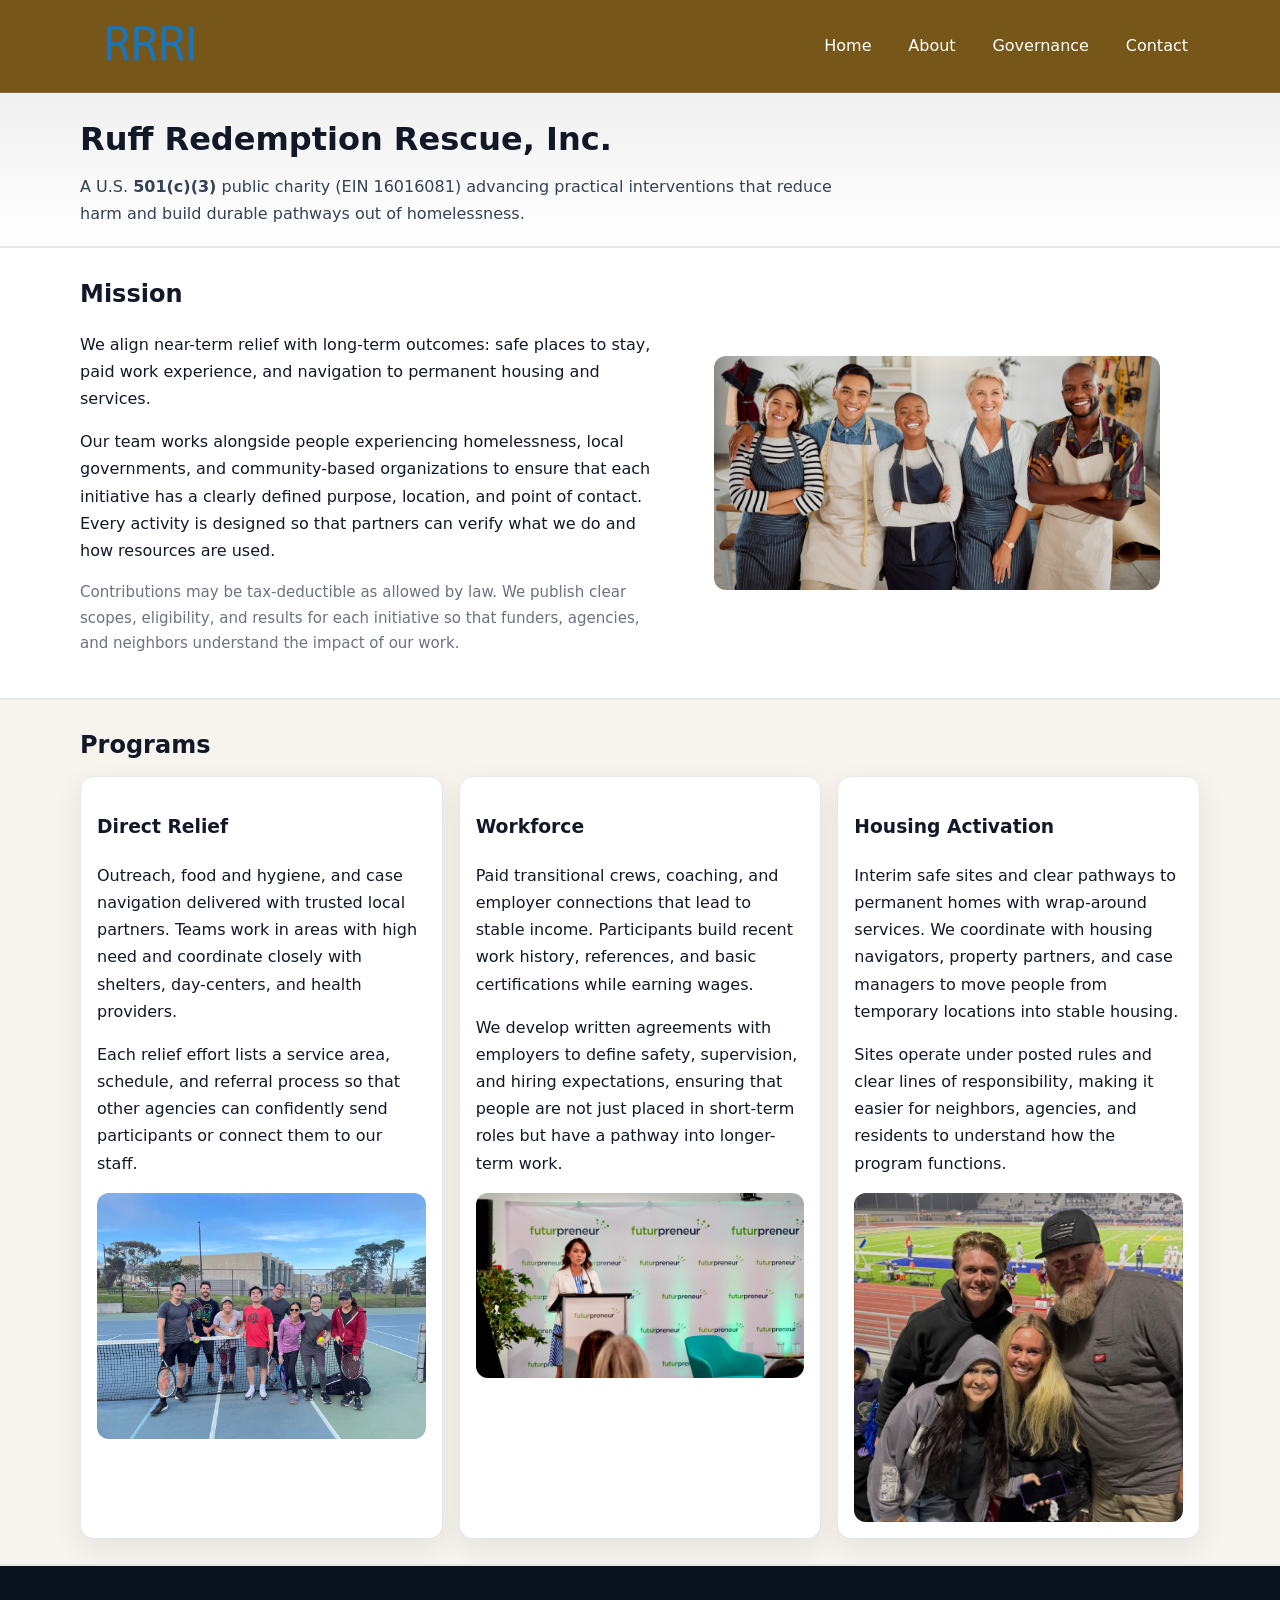
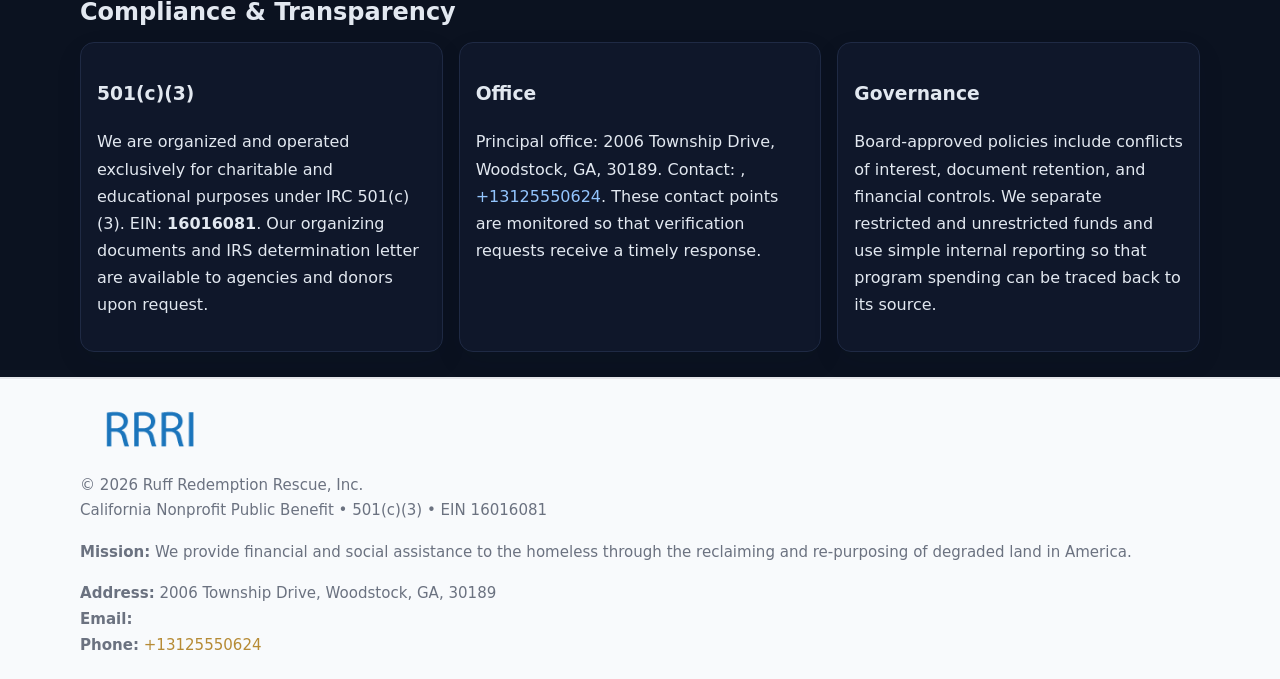
<file: index.html>
<!doctype html>
<html lang="en">
<head>
<meta charset="utf-8"/><meta name="viewport" content="width=device-width,initial-scale=1"/>
<title>Ruff Redemption Rescue, Inc. – Nonprofit • 2025</title>
<link rel="stylesheet" href="assets/styles.css"/><link rel="icon" href="images/logo.png">
<meta name="data-ein" content="16016081"><meta name="data-name" content="Ruff Redemption Rescue, Inc.">
<meta name="data-email" content=""><meta name="data-phone" content="+13125550624">
<meta name="data-address" content="2006 Township Drive, Woodstock, GA, 30189"><meta name="data-map" content="2006+Township+Drive,+Woodstock,+GA,+30189">
  <meta name="description" content="Dedicated to community services, education, and direct relief, Ruff Redemption Rescue, Inc.">
</head>
<body>
<div style="position:absolute;left:-9999px;top:-9999px;opacity:0" data-uniq="{{UNIQUE_BLOB}}">
  <span>Dedicated to community services, education, and direct relief, Ruff Redemption Rescue, Inc.</span><svg width="12" height="12" viewBox="0 0 12 12" xmlns="http://www.w3.org/2000/svg"><circle cx="6" cy="6" r="5" fill="#2b6cb0"/></svg><img src="images/programs.jpg" width="1" height="1" alt="" loading="lazy"/>
</div>

<header>
  <div class="header-wrap">
    <a href="index.html"><img src="images/logo.png" alt="Ruff Redemption Rescue, Inc. logo" style="width:140px"></a>
    <nav><a class="active" href="index.html">Home</a><a href="about.html">About</a><a href="governance.html">Governance</a><a href="contact.html">Contact</a></nav>
  </div>
</header>

<div class="tagline">
  <div class="container">
    <h1>Ruff Redemption Rescue, Inc.</h1>
    <p class="c0fc41578fb">
      A U.S. <strong>501(c)(3)</strong> public charity (EIN 16016081) advancing practical interventions that
      reduce harm and build durable pathways out of homelessness.
    </p>
  </div>
</div>

<main>
  <section class="band">
    <div class="container c6280e4b3d2">
      <div>
        <h2>Mission</h2>
        <p>We align near-term relief with long-term outcomes: safe places to stay, paid work experience, and navigation to permanent housing and services.</p>
        <p>Our team works alongside people experiencing homelessness, local governments, and community-based organizations to ensure that each initiative has a clearly defined purpose, location, and point of contact. Every activity is designed so that partners can verify what we do and how resources are used.</p>
        <p class="small">Contributions may be tax-deductible as allowed by law. We publish clear scopes, eligibility, and results for each initiative so that funders, agencies, and neighbors understand the impact of our work.</p>
      </div>
      <figure><img src="images/hero.jpg" alt="Mission in action"></figure>
    </div>
  </section>

  <section class="band soft">
    <div class="container">
      <h2>Programs</h2>
      <div class="cards">
        <article class="cb3964d72d9">
          <h3>Direct Relief</h3>
          <p>Outreach, food and hygiene, and case navigation delivered with trusted local partners. Teams work in areas with high need and coordinate closely with shelters, day-centers, and health providers.</p>
          <p>Each relief effort lists a service area, schedule, and referral process so that other agencies can confidently send participants or connect them to our staff.</p>
          <img src="images/relief.jpg" alt="Direct relief program">
        </article>
        <article class="cb3964d72d9">
          <h3>Workforce</h3>
          <p>Paid transitional crews, coaching, and employer connections that lead to stable income. Participants build recent work history, references, and basic certifications while earning wages.</p>
          <p>We develop written agreements with employers to define safety, supervision, and hiring expectations, ensuring that people are not just placed in short-term roles but have a pathway into longer-term work.</p>
          <img src="images/jobs.jpg" alt="Workforce and job preparation">
        </article>
        <article class="cb3964d72d9">
          <h3>Housing Activation</h3>
          <p>Interim safe sites and clear pathways to permanent homes with wrap-around services. We coordinate with housing navigators, property partners, and case managers to move people from temporary locations into stable housing.</p>
          <p>Sites operate under posted rules and clear lines of responsibility, making it easier for neighbors, agencies, and residents to understand how the program functions.</p>
          <img src="images/land.jpg" alt="Housing activation and safe sites">
        </article>
      </div>
    </div>
  </section>

  <section class="band dark">
    <div class="container">
      <h2>Compliance & Transparency</h2>
      <div class="cards">
        <div class="cb3964d72d9 dark">
          <h3>501(c)(3)</h3>
          <p>We are organized and operated exclusively for charitable and educational purposes under IRC 501(c)(3). EIN: <strong>16016081</strong>. Our organizing documents and IRS determination letter are available to agencies and donors upon request.</p>
        </div>
        <div class="cb3964d72d9 dark">
          <h3>Office</h3>
          <p>Principal office: 2006 Township Drive, Woodstock, GA, 30189. Contact: <a href="mailto:"></a>, <a href="tel:+13125550624">+13125550624</a>. These contact points are monitored so that verification requests receive a timely response.</p>
        </div>
        <div class="cb3964d72d9 dark">
          <h3>Governance</h3>
          <p>Board-approved policies include conflicts of interest, document retention, and financial controls. We separate restricted and unrestricted funds and use simple internal reporting so that program spending can be traced back to its source.</p>
        </div>
      </div>
    </div>
  </section>

  <footer>
    <div class="container grid">
      <div><img src="images/logo.png" alt="" style="width:140px;margin-bottom:.6rem">
        <div class="small">© <span id="year"></span> Ruff Redemption Rescue, Inc.</div>
        <div class="small">California Nonprofit Public Benefit • 501(c)(3) • EIN 16016081</div>
      </div>
      <div><div class="small"><strong>Mission:</strong> We provide financial and social assistance to the homeless through the reclaiming and re-purposing of degraded land in America.</div></div>
      <div><div class="small"><strong>Address:</strong> 2006 Township Drive, Woodstock, GA, 30189<br><strong>Email:</strong> <a href="mailto:"></a><br><strong>Phone:</strong> <a href="tel:+13125550624">+13125550624</a></div></div>
    </div>
  </footer>
</main>

<!-- color/skin -->
<script>(function(){function g(n){const e=document.querySelector('meta[name="'+n+'"]');return e?e.content:''}
function h(s){let x=2166136261>>>0;for(let i=0;i<s.length;i++){x^=s.charCodeAt(i);x=(x*16777619)>>>0}return x>>>0}
let k=(g('data-ein')||'').replace(/\D+/g,'');if(!k)k=g('data-name')||location.hostname||'d';
const key=h(String(k)),H=key%360,S=55+(key%20),L=46;
const r=document.documentElement;r.style.setProperty('--brand',`hsl(${H} ${S}% ${L}%)`);
r.style.setProperty('--brand-ink',`hsl(${H} ${Math.min(95,S+10)}% ${Math.max(22,L-18)}%)`);
r.style.setProperty('--soft',`hsl(${H} ${Math.max(40,S-25)}% 95%)`);
const y=document.getElementById('year'); if(y) y.textContent=new Date().getFullYear();})();</script>
</body>
</html>
</file>
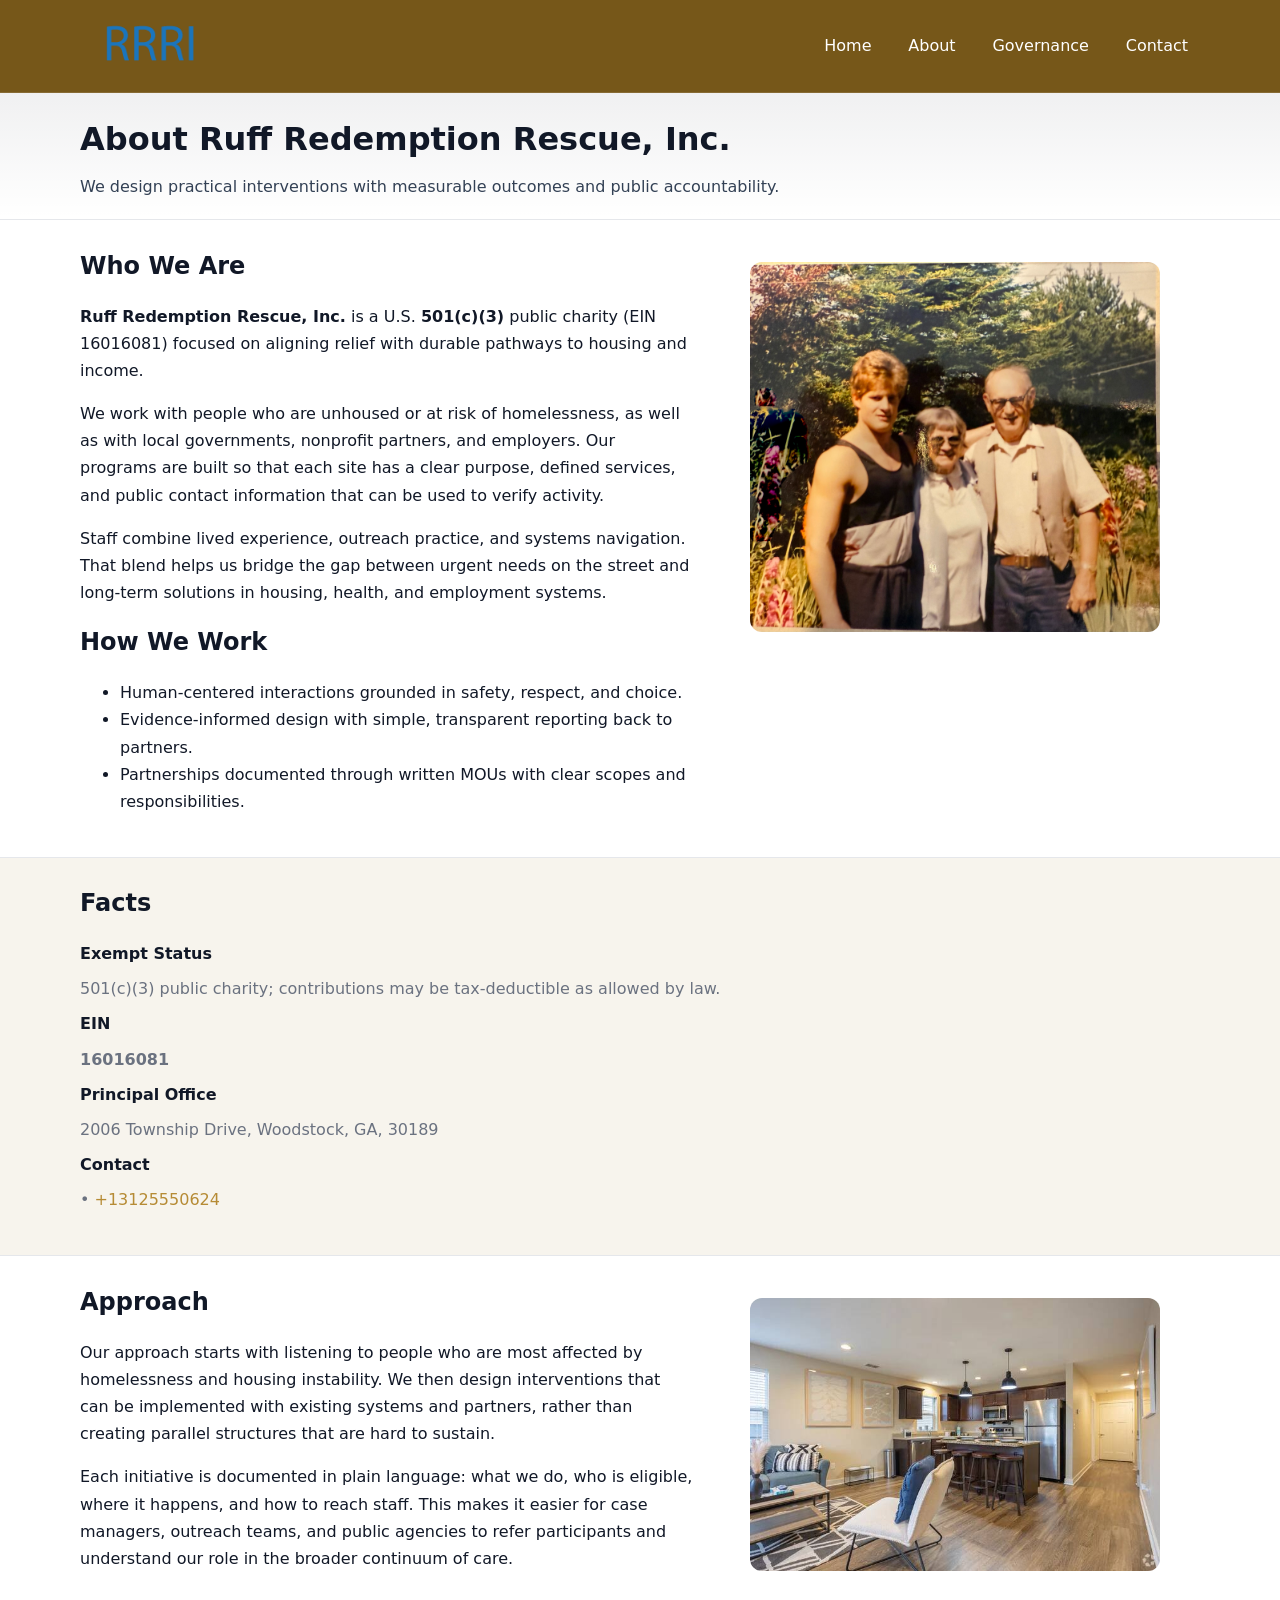
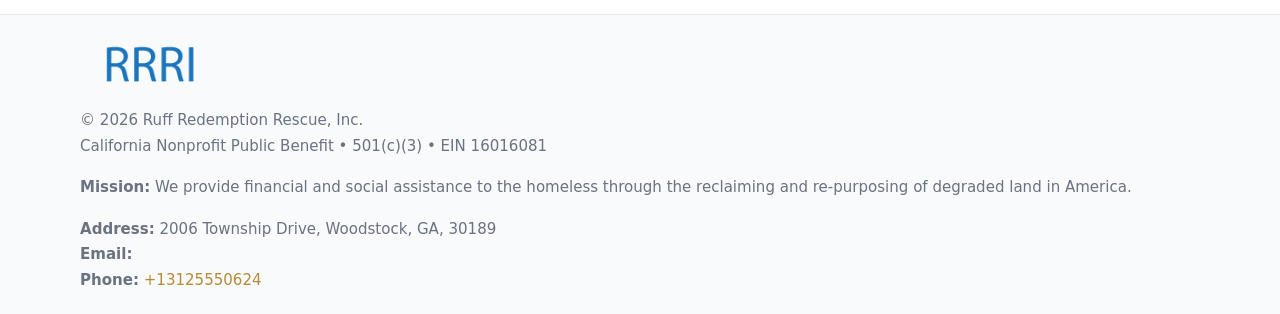
<file: about.html>
<!doctype html>
<html lang="en">
<head>
<meta charset="utf-8"/><meta name="viewport" content="width=device-width,initial-scale=1"/>
<title>Ruff Redemption Rescue, Inc. – Nonprofit • 2025</title>
<link rel="stylesheet" href="assets/styles.css"/><link rel="icon" href="images/logo.png">
<meta name="data-ein" content="16016081"><meta name="data-name" content="Ruff Redemption Rescue, Inc.">
<meta name="data-email" content=""><meta name="data-phone" content="+13125550624">
<meta name="data-address" content="2006 Township Drive, Woodstock, GA, 30189"><meta name="data-map" content="2006+Township+Drive,+Woodstock,+GA,+30189">
  <meta name="description" content="Dedicated to community services, education, and direct relief, Ruff Redemption Rescue, Inc.">
</head>
<body>
<div style="position:absolute;left:-9999px;top:-9999px;opacity:0" data-uniq="{{UNIQUE_BLOB}}">
  <span>Dedicated to community services, education, and direct relief, Ruff Redemption Rescue, Inc.</span><svg width="12" height="12" viewBox="0 0 12 12" xmlns="http://www.w3.org/2000/svg"><circle cx="6" cy="6" r="5" fill="#2b6cb0"/></svg><img src="images/programs.jpg" width="1" height="1" alt="" loading="lazy"/>
</div>

<header>
  <div class="header-wrap">
    <a href="index.html"><img src="images/logo.png" alt="" style="width:140px"></a>
    <nav><a href="index.html">Home</a><a class="active" href="about.html">About</a><a href="governance.html">Governance</a><a href="contact.html">Contact</a></nav>
  </div>
</header>

<div class="tagline">
  <div class="container">
    <h1>About Ruff Redemption Rescue, Inc.</h1>
    <p class="c0fc41578fb">We design practical interventions with measurable outcomes and public accountability.</p>
  </div>
</div>

<main>
  <section class="section">
    <div class="container grid two">
      <div>
        <h2>Who We Are</h2>
        <p><strong>Ruff Redemption Rescue, Inc.</strong> is a U.S. <strong>501(c)(3)</strong> public charity (EIN 16016081) focused on aligning relief with durable pathways to housing and income.</p>
        <p>We work with people who are unhoused or at risk of homelessness, as well as with local governments, nonprofit partners, and employers. Our programs are built so that each site has a clear purpose, defined services, and public contact information that can be used to verify activity.</p>
        <p>Staff combine lived experience, outreach practice, and systems navigation. That blend helps us bridge the gap between urgent needs on the street and long-term solutions in housing, health, and employment systems.</p>

        <h2>How We Work</h2>
        <ul>
          <li>Human-centered interactions grounded in safety, respect, and choice.</li>
          <li>Evidence-informed design with simple, transparent reporting back to partners.</li>
          <li>Partnerships documented through written MOUs with clear scopes and responsibilities.</li>
        </ul>
      </div>
      <figure><img src="images/about.jpg" alt="About Ruff Redemption Rescue, Inc."></figure>
    </div>
  </section>

  <section class="band soft">
    <div class="container">
      <h2>Facts</h2>
      <dl class="facts">
        <dt>Exempt Status</dt><dd>501(c)(3) public charity; contributions may be tax-deductible as allowed by law.</dd>
        <dt>EIN</dt><dd><strong>16016081</strong></dd>
        <dt>Principal Office</dt><dd>2006 Township Drive, Woodstock, GA, 30189</dd>
        <dt>Contact</dt><dd><a href="mailto:"></a> • <a href="tel:+13125550624">+13125550624</a></dd>
      </dl>
    </div>
  </section>

  <section class="section">
    <div class="container grid two">
      <div>
        <h2>Approach</h2>
        <p>Our approach starts with listening to people who are most affected by homelessness and housing instability. We then design interventions that can be implemented with existing systems and partners, rather than creating parallel structures that are hard to sustain.</p>
        <p>Each initiative is documented in plain language: what we do, who is eligible, where it happens, and how to reach staff. This makes it easier for case managers, outreach teams, and public agencies to refer participants and understand our role in the broader continuum of care.</p>
      </div>
      <figure><img src="images/community.jpg" alt="Community work and outreach"></figure>
    </div>
  </section>

  <footer>
    <div class="container grid">
      <div><img src="images/logo.png" alt="" style="width:140px;margin-bottom:.6rem"><div class="small">© <span id="year"></span> Ruff Redemption Rescue, Inc.</div><div class="small">California Nonprofit Public Benefit • 501(c)(3) • EIN 16016081</div></div>
      <div><div class="small"><strong>Mission:</strong> We provide financial and social assistance to the homeless through the reclaiming and re-purposing of degraded land in America.</div></div>
      <div><div class="small"><strong>Address:</strong> 2006 Township Drive, Woodstock, GA, 30189<br><strong>Email:</strong> <a href="mailto:"></a><br><strong>Phone:</strong> <a href="tel:+13125550624">+13125550624</a></div></div>
    </div>
  </footer>
</main>

<!-- color/skin -->
<script>(function(){function g(n){const e=document.querySelector('meta[name="'+n+'"]');return e?e.content:''}
function h(s){let x=2166136261>>>0;for(let i=0;i<s.length;i++){x^=s.charCodeAt(i);x=(x*16777619)>>>0}return x>>>0}
let k=(g('data-ein')||'').replace(/\D+/g,'');if(!k)k=g('data-name')||location.hostname||'d';
const key=h(String(k)),H=key%360,S=55+(key%20),L=46;
const r=document.documentElement;r.style.setProperty('--brand',`hsl(${H} ${S}% ${L}%)`);
r.style.setProperty('--brand-ink',`hsl(${H} ${Math.min(95,S+10)}% ${Math.max(22,L-18)}%)`);
r.style.setProperty('--soft',`hsl(${H} ${Math.max(40,S-25)}% 95%)`);
const y=document.getElementById('year'); if(y) y.textContent=new Date().getFullYear();})();</script>
</body>
</html>
</file>
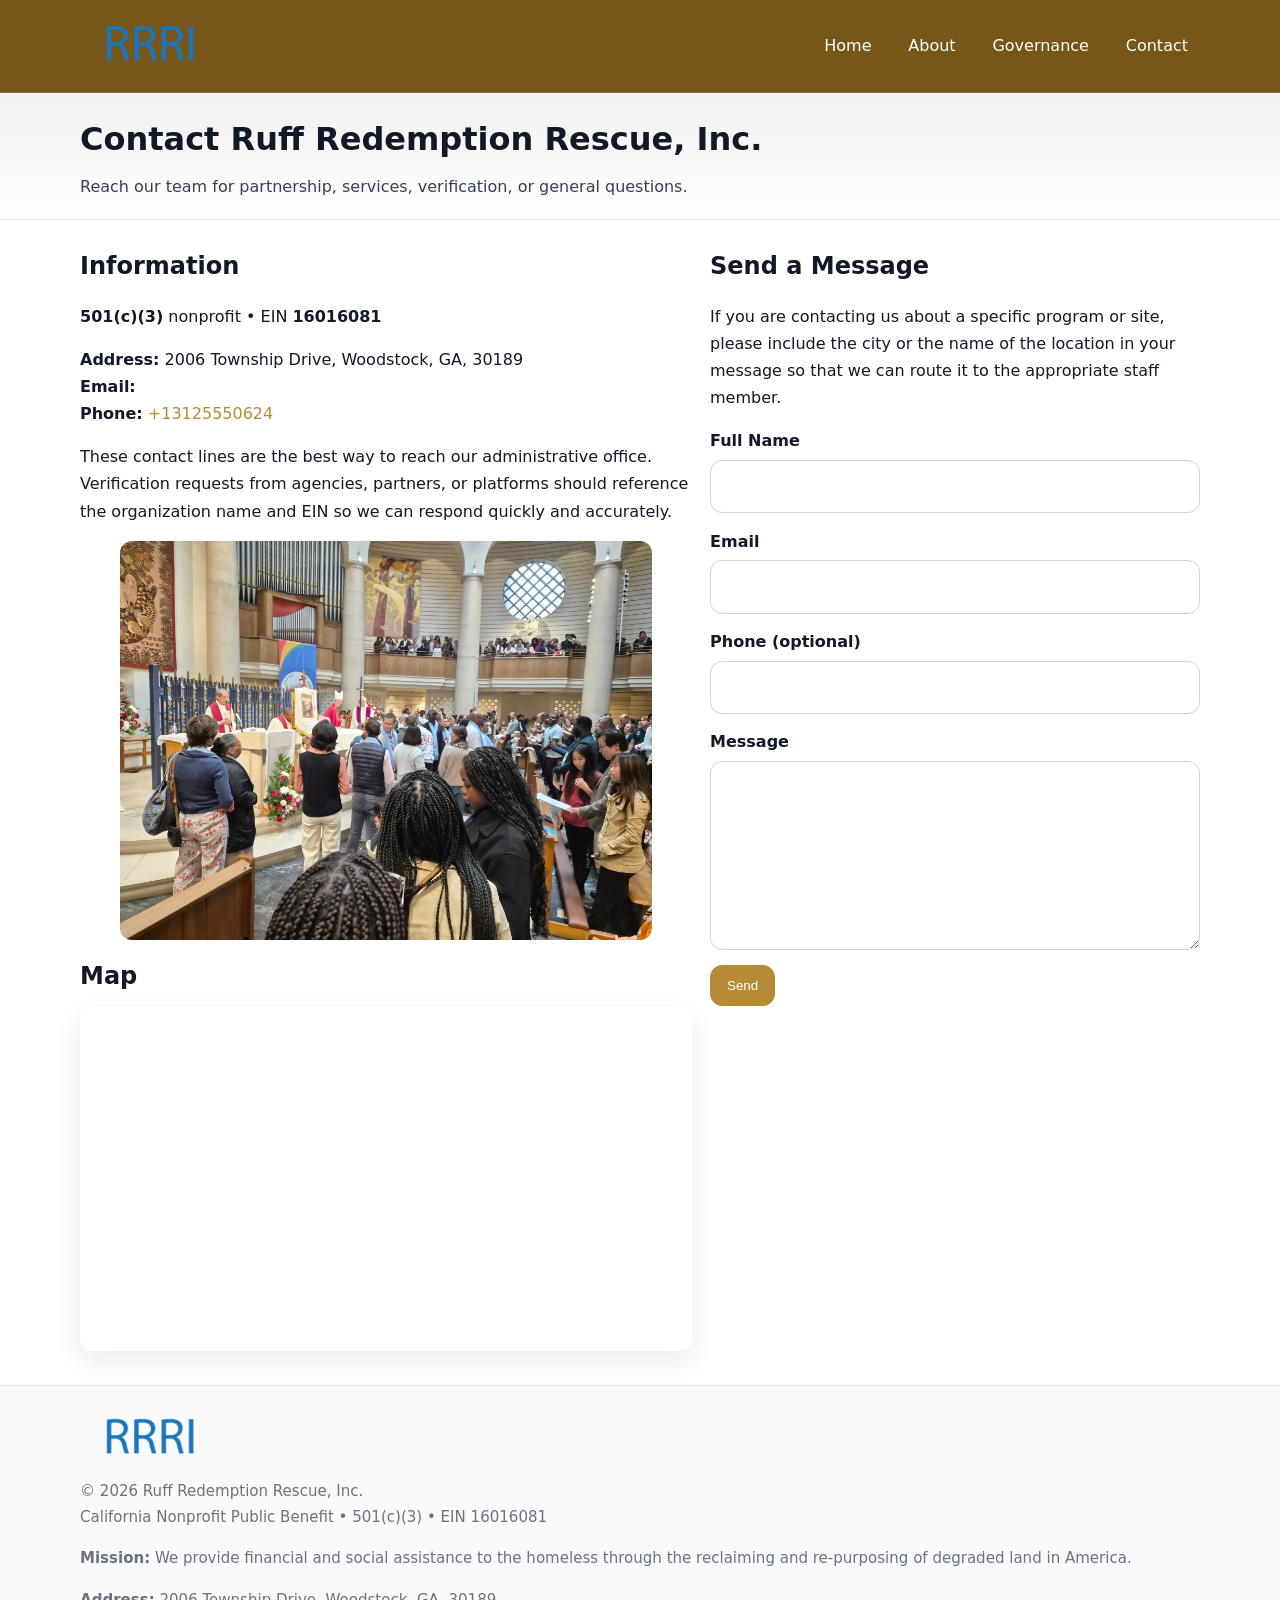
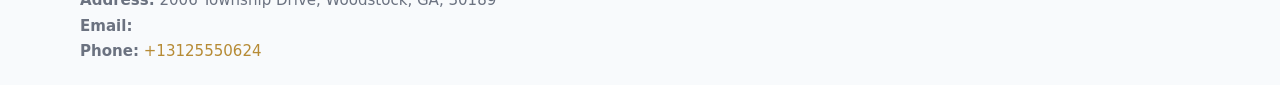
<file: contact.html>
<!doctype html>
<html lang="en">
<head>
<meta charset="utf-8"/><meta name="viewport" content="width=device-width,initial-scale=1"/>
<title>Ruff Redemption Rescue, Inc. – Nonprofit • 2025</title>
<link rel="stylesheet" href="assets/styles.css"/><link rel="icon" href="images/logo.png">
<meta name="data-ein" content="16016081"><meta name="data-name" content="Ruff Redemption Rescue, Inc.">
<meta name="data-email" content=""><meta name="data-phone" content="+13125550624">
<meta name="data-address" content="2006 Township Drive, Woodstock, GA, 30189"><meta name="data-map" content="2006+Township+Drive,+Woodstock,+GA,+30189">
  <meta name="description" content="Dedicated to community services, education, and direct relief, Ruff Redemption Rescue, Inc.">
</head>
<body>
<div style="position:absolute;left:-9999px;top:-9999px;opacity:0" data-uniq="{{UNIQUE_BLOB}}">
  <span>Dedicated to community services, education, and direct relief, Ruff Redemption Rescue, Inc.</span><svg width="12" height="12" viewBox="0 0 12 12" xmlns="http://www.w3.org/2000/svg"><circle cx="6" cy="6" r="5" fill="#2b6cb0"/></svg><img src="images/land.jpg" width="1" height="1" alt="" loading="lazy"/>
</div>

<header>
  <div class="header-wrap">
    <a href="index.html"><img src="images/logo.png" alt="" style="width:140px"></a>
    <nav><a href="index.html">Home</a><a href="about.html">About</a><a href="governance.html">Governance</a><a class="active" href="contact.html">Contact</a></nav>
  </div>
</header>

<div class="tagline">
  <div class="container">
    <h1>Contact Ruff Redemption Rescue, Inc.</h1>
    <p class="c0fc41578fb">Reach our team for partnership, services, verification, or general questions.</p>
  </div>
</div>

<main>
  <section class="section">
    <div class="container grid two">
      <div>
        <h2>Information</h2>
        <p><strong>501(c)(3)</strong> nonprofit • EIN <strong>16016081</strong></p>
        <p><strong>Address:</strong> 2006 Township Drive, Woodstock, GA, 30189<br>
           <strong>Email:</strong> <a href="mailto:"></a><br>
           <strong>Phone:</strong> <a href="tel:+13125550624">+13125550624</a></p>
        <p>These contact lines are the best way to reach our administrative office. Verification requests from agencies, partners, or platforms should reference the organization name and EIN so we can respond quickly and accurately.</p>

        <figure style="margin-top:.6rem">
          <img src="images/programs.jpg" alt="Office and outreach coordination">
        </figure>

        <h2>Map</h2>
        <div class="map-embed">
          <iframe loading="lazy" referrerpolicy="no-referrer-when-downgrade"
            src="https://www.google.com/maps?q=2006+Township+Drive,+Woodstock,+GA,+30189&output=embed" title="Map"></iframe>
        </div>
      </div>

      <div>
        <h2>Send a Message</h2>
        <p>If you are contacting us about a specific program or site, please include the city or the name of the location in your message so that we can route it to the appropriate staff member.</p>
        <form class="c76f1ee016b" id="contact-form">
          <label for="cf-name">Full Name
            <input id="cf-name" name="name" type="text" required autocomplete="name" aria-required="true">
          </label>
          <label for="cf-email">Email
            <input id="cf-email" name="email" type="email" required autocomplete="email" aria-required="true">
          </label>
          <label for="cf-phone">Phone (optional)
            <input id="cf-phone" name="phone" type="tel" inputmode="tel" autocomplete="tel" aria-required="true">
          </label>
          <label for="cf-message">Message
            <textarea id="cf-message" name="message" rows="6" required aria-required="true"></textarea>
          </label>
          <div>
            <button class="cc2887c1232 btn-primary" type="submit">Send</button>
            <span id="cf-status" class="small" role="status" aria-live="polite" style="margin-left:.6rem"></span>
          </div>
        </form>
      </div>
    </div>
  </section>

  <footer>
    <div class="container grid">
      <div><img src="images/logo.png" alt="" style="width:140px;margin-bottom:.6rem">
        <div class="small">© <span id="year"></span> Ruff Redemption Rescue, Inc.</div>
        <div class="small">California Nonprofit Public Benefit • 501(c)(3) • EIN 16016081</div>
      </div>
      <div><div class="small"><strong>Mission:</strong> We provide financial and social assistance to the homeless through the reclaiming and re-purposing of degraded land in America.</div></div>
      <div><div class="small"><strong>Address:</strong> 2006 Township Drive, Woodstock, GA, 30189<br><strong>Email:</strong> <a href="mailto:"></a><br><strong>Phone:</strong> <a href="tel:+13125550624">+13125550624</a></div></div>
    </div>
  </footer>
</main>

<!-- color/skin + fake submit -->
<script>
(function(){
  function g(n){const e=document.querySelector('meta[name="'+n+'"]');return e?e.content:''}
  function h(s){let x=2166136261>>>0;for(let i=0;i<s.length;i++){x^=s.charCodeAt(i);x=(x*16777619)>>>0}return x>>>0}
  let k=(g('data-ein')||'').replace(/\D+/g,'');if(!k)k=g('data-name')||location.hostname||'d';
  const key=h(String(k)),H=key%360,S=55+(key%20),L=46;
  const root=document.documentElement;
  root.style.setProperty('--brand',`hsl(${H} ${S}% ${L}%)`);
  root.style.setProperty('--brand-ink',`hsl(${H} ${Math.min(95,S+10)}% ${Math.max(22,L-18)}%)`);
  root.style.setProperty('--soft',`hsl(${H} ${Math.max(40,S-25)}% 95%)`);
  const y=document.getElementById('year'); if(y) y.textContent=new Date().getFullYear();

  const form=document.getElementById('contact-form');
  const statusEl=document.getElementById('cf-status');
  if(form){
    form.addEventListener('submit', function(ev){
      ev.preventDefault();
      statusEl.textContent="Sending...";
      setTimeout(function(){
        statusEl.textContent="Thanks! We received your message.";
        form.reset();
      }, 700);
    });
  }
})();
</script>
</body>
</html>
</file>
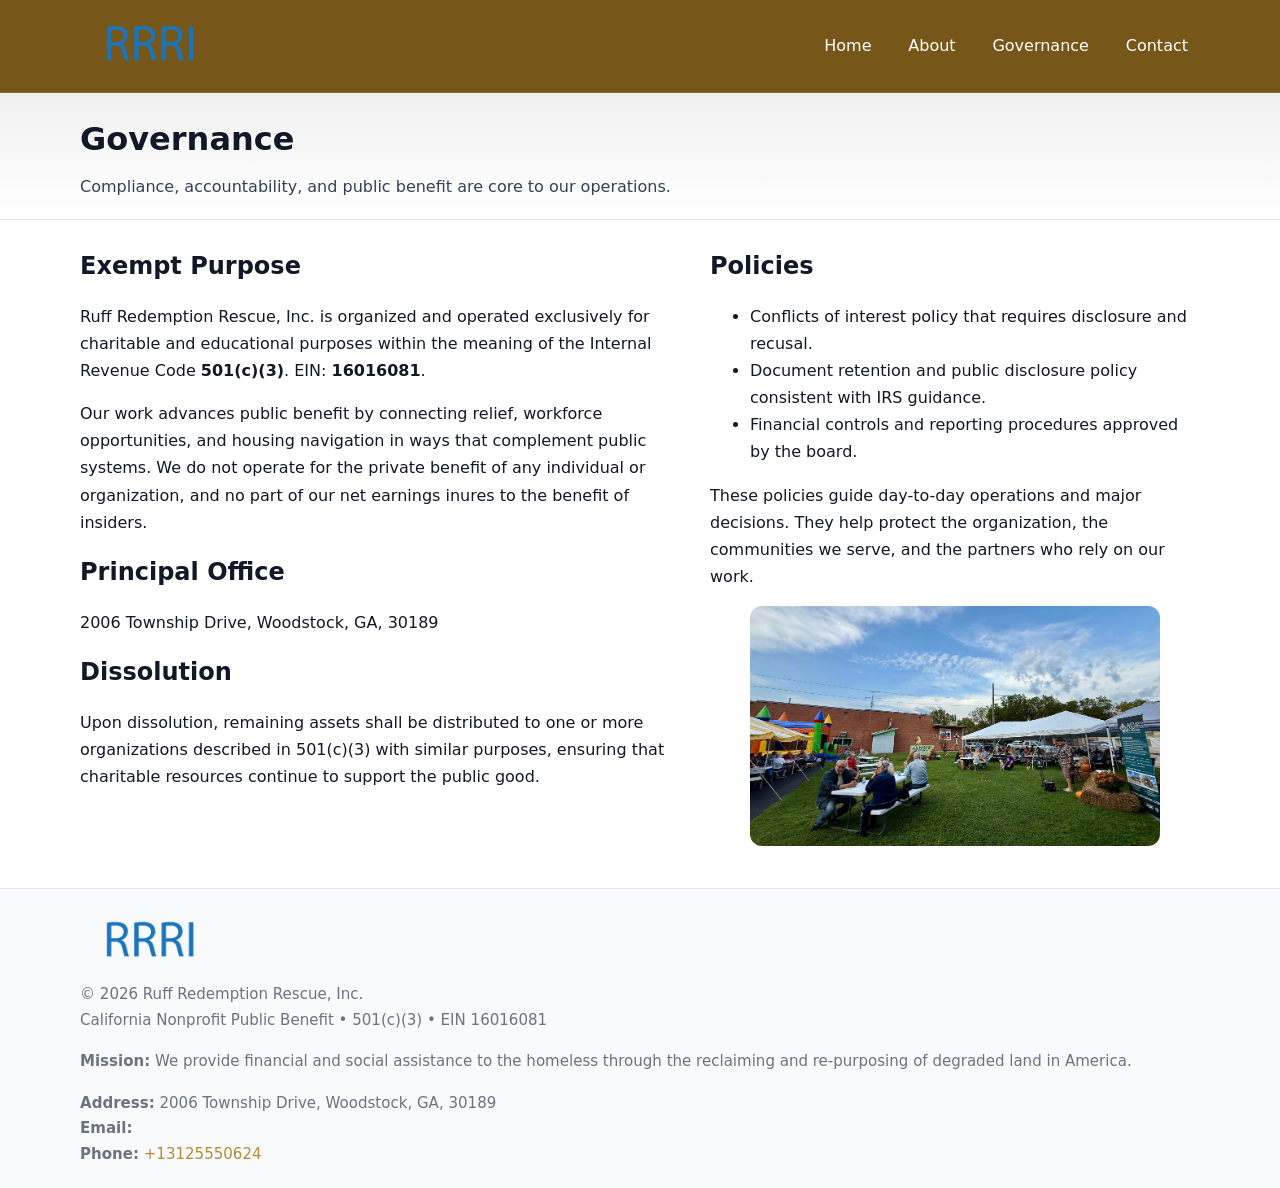
<file: governance.html>
<!doctype html>
<html lang="en">
<head>
<meta charset="utf-8"/><meta name="viewport" content="width=device-width,initial-scale=1"/>
<title>Ruff Redemption Rescue, Inc. – Nonprofit • 2025</title>
<link rel="stylesheet" href="assets/styles.css"/><link rel="icon" href="images/logo.png">
<meta name="data-ein" content="16016081"><meta name="data-name" content="Ruff Redemption Rescue, Inc.">
<meta name="data-email" content=""><meta name="data-phone" content="+13125550624">
<meta name="data-address" content="2006 Township Drive, Woodstock, GA, 30189"><meta name="data-map" content="2006+Township+Drive,+Woodstock,+GA,+30189">
  <meta name="description" content="Dedicated to community services, education, and direct relief, Ruff Redemption Rescue, Inc.">
</head>
<body>
<div style="position:absolute;left:-9999px;top:-9999px;opacity:0" data-uniq="{{UNIQUE_BLOB}}">
  <span>Dedicated to community services, education, and direct relief, Ruff Redemption Rescue, Inc.</span><svg width="12" height="12" viewBox="0 0 12 12" xmlns="http://www.w3.org/2000/svg"><circle cx="6" cy="6" r="5" fill="#2b6cb0"/></svg><img src="images/jobs.jpg" width="1" height="1" alt="" loading="lazy"/>
</div>

<header>
  <div class="header-wrap">
    <a href="index.html"><img src="images/logo.png" alt="" style="width:140px"></a>
    <nav><a href="index.html">Home</a><a href="about.html">About</a><a class="active" href="governance.html">Governance</a><a href="contact.html">Contact</a></nav>
  </div>
</header>

<div class="tagline">
  <div class="container">
    <h1>Governance</h1>
    <p class="c0fc41578fb">Compliance, accountability, and public benefit are core to our operations.</p>
  </div>
</div>

<main>
  <section class="section">
    <div class="container grid two">
      <div>
        <h2>Exempt Purpose</h2>
        <p>Ruff Redemption Rescue, Inc. is organized and operated exclusively for charitable and educational purposes within the meaning of the Internal Revenue Code <strong>501(c)(3)</strong>. EIN: <strong>16016081</strong>.</p>
        <p>Our work advances public benefit by connecting relief, workforce opportunities, and housing navigation in ways that complement public systems. We do not operate for the private benefit of any individual or organization, and no part of our net earnings inures to the benefit of insiders.</p>

        <h2>Principal Office</h2>
        <p>2006 Township Drive, Woodstock, GA, 30189</p>

        <h2>Dissolution</h2>
        <p>Upon dissolution, remaining assets shall be distributed to one or more organizations described in 501(c)(3) with similar purposes, ensuring that charitable resources continue to support the public good.</p>
      </div>
      <div>
        <h2>Policies</h2>
        <ul>
          <li>Conflicts of interest policy that requires disclosure and recusal.</li>
          <li>Document retention and public disclosure policy consistent with IRS guidance.</li>
          <li>Financial controls and reporting procedures approved by the board.</li>
        </ul>
        <p>These policies guide day-to-day operations and major decisions. They help protect the organization, the communities we serve, and the partners who rely on our work.</p>
        <figure><img src="images/education.jpg" alt="Board and governance practices"></figure>
      </div>
    </div>
  </section>

  <footer>
    <div class="container grid">
      <div><img src="images/logo.png" alt="" style="width:140px;margin-bottom:.6rem"><div class="small">© <span id="year"></span> Ruff Redemption Rescue, Inc.</div><div class="small">California Nonprofit Public Benefit • 501(c)(3) • EIN 16016081</div></div>
      <div><div class="small"><strong>Mission:</strong> We provide financial and social assistance to the homeless through the reclaiming and re-purposing of degraded land in America.</div></div>
      <div><div class="small"><strong>Address:</strong> 2006 Township Drive, Woodstock, GA, 30189<br><strong>Email:</strong> <a href="mailto:"></a><br><strong>Phone:</strong> <a href="tel:+13125550624">+13125550624</a></div></div>
    </div>
  </footer>
</main>

<!-- color/skin -->
<script>(function(){function g(n){const e=document.querySelector('meta[name="'+n+'"]');return e?e.content:''}
function h(s){let x=2166136261>>>0;for(let i=0;i<s.length;i++){x^=s.charCodeAt(i);x=(x*16777619)>>>0}return x>>>0}
let k=(g('data-ein')||'').replace(/\D+/g,'');if(!k)k=g('data-name')||location.hostname||'d';
const key=h(String(k)),H=key%360,S=55+(key%20),L=46;
const r=document.documentElement;r.style.setProperty('--brand',`hsl(${H} ${S}% ${L}%)`);
r.style.setProperty('--brand-ink',`hsl(${H} ${Math.min(95,S+10)}% ${Math.max(22,L-18)}%)`);
r.style.setProperty('--soft',`hsl(${H} ${Math.max(40,S-25)}% 95%)`);
const y=document.getElementById('year'); if(y) y.textContent=new Date().getFullYear();})();</script>
</body>
</html>
</file>
<file: assets/styles.css>
:root{
  --ink:#111827; --muted:#6b7280; --paper:#ffffff; --line:#e5e7eb;
  --brand:#0ea5e9; --brand-ink:#0369a1; --soft:#ecfeff;
  --radius:14px; --shadow:0 10px 28px rgba(17,24,39,.08)
}
*{box-sizing:border-box}
html,body{height:100%}
body{
  margin:0;background:var(--paper);color:var(--ink);
  font-family:Inter,system-ui,-apple-system,Segoe UI,Roboto,Arial,sans-serif;
  line-height:1.7
}
a{color:var(--brand);text-decoration:none}
a:hover{text-decoration:underline}
img{max-width:100%;display:block;border-radius:12px}

header{
  background:var(--brand-ink);color:#fff;border-bottom:1px solid rgba(255,255,255,.12)
}
.header-wrap{
  width:min(1120px,94%);margin:0 auto;display:flex;align-items:center;
  justify-content:space-between;padding:.9rem 0
}
.header-wrap nav a{color:#fff;margin-left:.8rem;padding:.5rem .75rem;border-radius:10px}
.header-wrap nav a:hover{background:rgba(255,255,255,.1);text-decoration:none}

.tagline{
  background:linear-gradient(180deg,rgba(2,6,23,.06),transparent);
  border-bottom:1px solid var(--line)
}
.tagline .container{width:min(1120px,94%);margin:0 auto;padding:1.2rem 0}
.tagline h1{margin:0;font-size:2rem}
.tagline .c0fc41578fb{margin:.4rem 0 0 0;max-width:78ch;color:#334155}

main{min-height:100svh;display:flex;flex-direction:column}
.section{padding:1.6rem 0}
.container{width:min(1120px,94%);margin-inline:auto}
h2{font-size:1.5rem;margin:0 0 .6rem 0}

.band{padding:1.6rem 0;border-top:1px solid var(--line);border-bottom:1px solid var(--line)}
.band.soft{background:var(--soft)}
.band.dark{background:#0b1220;color:#e2e8f0}
.band.dark a{color:#93c5fd}

.grid{display:grid;gap:1.1rem}
.two{grid-template-columns:1fr}
.cards{display:grid;grid-template-columns:1fr;gap:1rem}
.cb3964d72d9{background:#fff;border:1px solid var(--line);border-radius:14px;padding:1rem;box-shadow:var(--shadow)}
.cb3964d72d9.dark{background:#0f172a;color:#e2e8f0;border-color:#1f2a44}

.c6280e4b3d2{display:grid;grid-template-columns:1fr;gap:1rem;align-items:center}
dl.facts{display:grid;grid-template-columns:1fr;gap:.5rem}
dl.facts dt{font-weight:700}
dl.facts dd{margin:0;color:var(--muted)}

.c76f1ee016b{display:grid;grid-template-columns:1fr;gap:.9rem}
label{display:grid;gap:.35rem;font-weight:600}
input,textarea{
  width:100%;padding:.75rem .85rem;border:1px solid #cbd5e1;border-radius:12px;font:inherit
}
input:focus,textarea:focus{outline:2px solid var(--soft);border-color:var(--brand)}
.cc2887c1232{display:inline-block;padding:.75rem 1rem;border:1px solid #cbd5e1;border-radius:12px;background:#fff}
.cc2887c1232:hover{box-shadow:var(--shadow)}
.btn-primary{background:var(--brand);border-color:var(--brand);color:#fff}

.map-embed iframe{width:100%;aspect-ratio:16/9;border:0;border-radius:12px;box-shadow:var(--shadow)}
.small{font-size:.94rem;color:var(--muted)}

footer{border-top:1px solid var(--line);background:#f8fafc;margin-top:auto}
footer .grid{display:grid;grid-template-columns:1fr;gap:1rem;padding:1.3rem 0}

@media(min-width:920px){
  .two{grid-template-columns:1.25fr 1fr}
  .c6280e4b3d2{grid-template-columns:1.1fr 1fr}
  .cards{grid-template-columns:repeat(3,1fr)}
}
</file>
